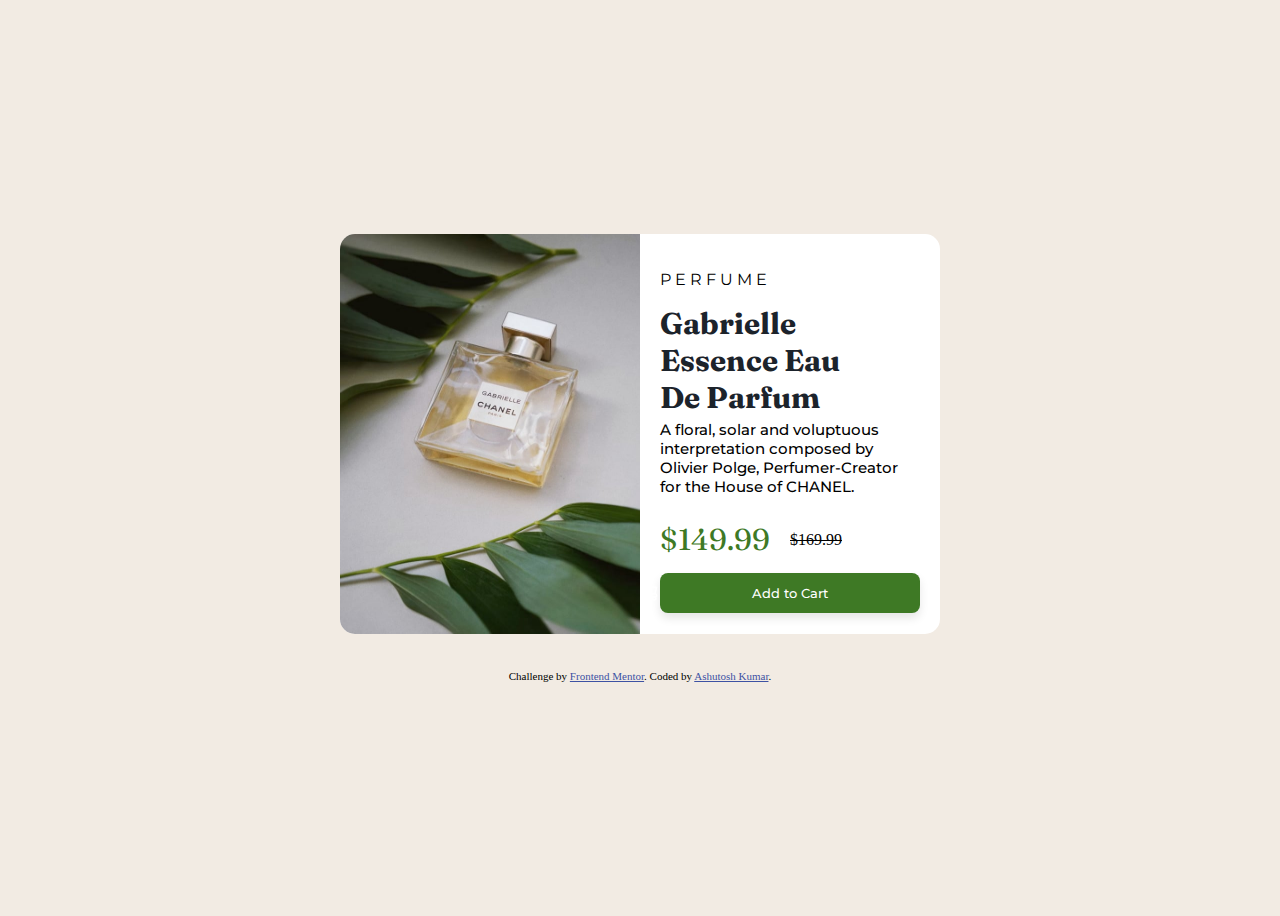
<file: product-preview-card-component-main/index.html>
<!DOCTYPE html>
<html lang="en">
<head>
  <meta charset="UTF-8">
  <meta name="viewport" content="width=device-width, initial-scale=1.0"> <!-- displays site properly based on user's device -->
  <link rel="preconnect" href="https://fonts.googleapis.com">
  <link rel="preconnect" href="https://fonts.gstatic.com" crossorigin>
  <link href="https://fonts.googleapis.com/css2?family=Fraunces:wght@700&family=Montserrat:wght@500;700&display=swap" rel="stylesheet">
  <link rel="icon" type="image/png" sizes="32x32" href="./images/favicon-32x32.png">
  <link rel="stylesheet" href="style.css">
  
  <title>Frontend Mentor | Product preview card component</title>

  <!-- Feel free to remove these styles or customise in your own stylesheet 👍 -->
  <style>
    .attribution { font-size: 11px; text-align: center; }
    .attribution a { color: hsl(228, 45%, 44%); }
  </style>
</head>
<body>
  <div class="main">
    <div class="product-img">
      <img src="./images/image-product-desktop.jpg" alt="perfume" height="400px" width="300px">
    </div>
    <div class="product-details">
      <div class="product">
        <p>P E R F U M E</p>
      </div>
      <div class="product-name">        
        <p>Gabrielle</p> 
        <p>Essence Eau</p> 
        <p>De Parfum</p>
      </div>
      <div class="product-info">
        <p>A floral, solar and voluptuous interpretation composed by Olivier Polge, 
        Perfumer-Creator for the House of CHANEL.</p>
      </div>
      <div class="cost">
        <div class="disc-cost">
          $149.99
        </div>
        <div class="orig-cost">
          <s>$169.99</s>
        </div>
      </div>
      <div class="cart-btn">
        <button>
          <span class="icon"><svg width="15" height="16" xmlns="http://www.w3.org/2000/svg"><path d="M14.383 10.388a2.397 2.397 0 0 0-1.518-2.222l1.494-5.593a.8.8 0 0 0-.144-.695.8.8 0 0 0-.631-.28H2.637L2.373.591A.8.8 0 0 0 1.598 0H0v1.598h.983l1.982 7.4a.8.8 0 0 0 .799.59h8.222a.8.8 0 0 1 0 1.599H1.598a.8.8 0 1 0 0 1.598h.943a2.397 2.397 0 1 0 4.507 0h1.885a2.397 2.397 0 1 0 4.331-.376 2.397 2.397 0 0 0 1.12-2.021ZM11.26 7.99H4.395L3.068 3.196h9.477L11.26 7.991Zm-6.465 6.392a.8.8 0 1 1 0-1.598.8.8 0 0 1 0 1.598Zm6.393 0a.8.8 0 1 1 0-1.598.8.8 0 0 1 0 1.598Z" fill="#FFF"/></svg></span>  <span>Add to Cart</span>
        </button>
      </div>
    </div>
  </div>


<br><br>

  
  <div class="attribution">
    Challenge by <a href="https://www.frontendmentor.io?ref=challenge" target="_blank">Frontend Mentor</a>. 
    Coded by <a href="https://github.com/Ashutoshanand1207">Ashutosh Kumar</a>.
  </div>
</body>
</html>
</file>
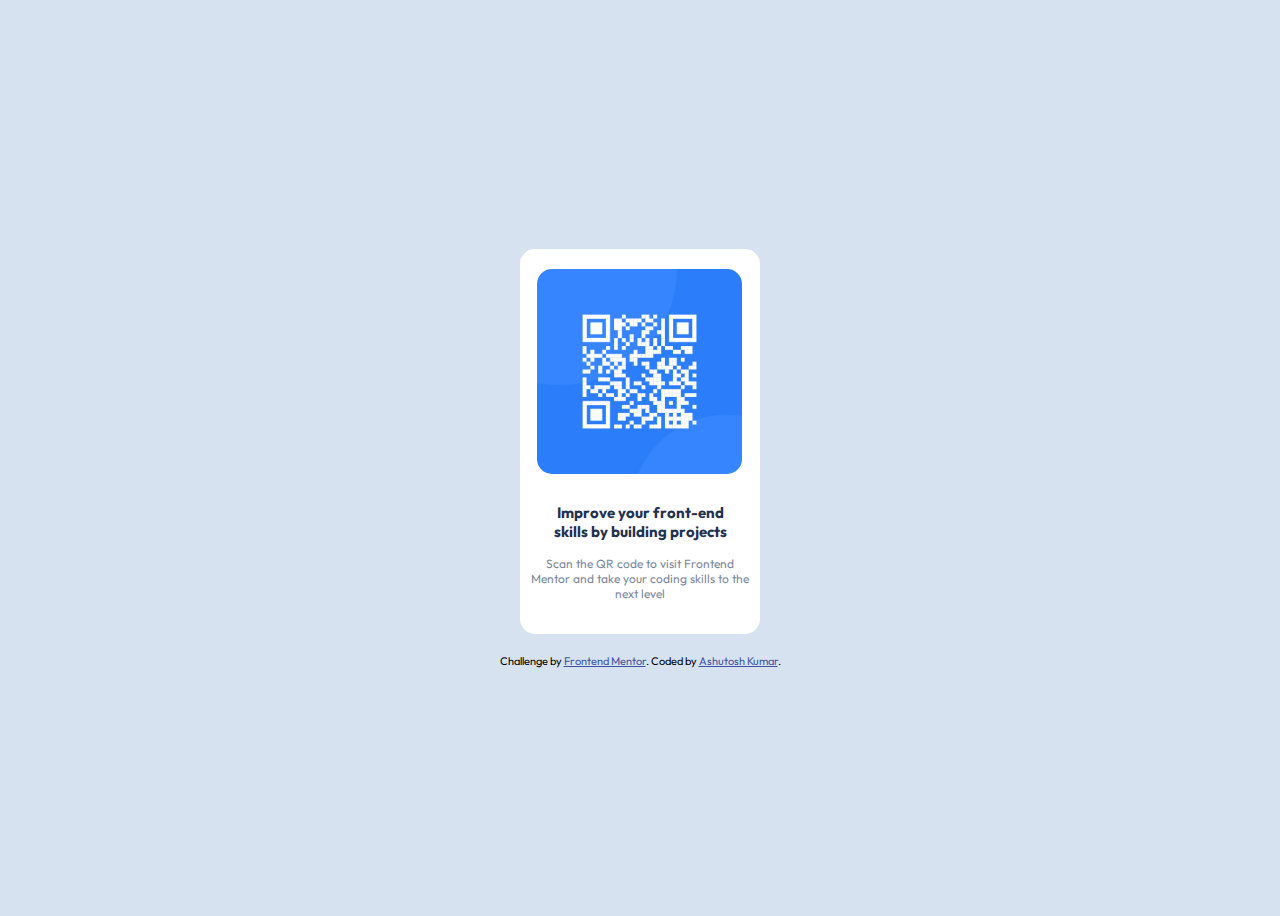
<file: qr-code-component/index.html>
<!DOCTYPE html>
<html lang="en">
<head>
  <meta charset="UTF-8">
  <meta name="viewport" content="width=device-width, initial-scale=1.0"> <!-- displays site properly based on user's device -->
  <link rel="preconnect" href="https://fonts.googleapis.com">
  <link rel="preconnect" href="https://fonts.gstatic.com" crossorigin>
  <link href="https://fonts.googleapis.com/css2?family=Outfit:wght@400;700&display=swap" rel="stylesheet">
  <link rel="icon" type="image/png" sizes="32x32" href="./images/favicon-32x32.png">
  <link rel="stylesheet" href="style.css">
  
  <title>Frontend Mentor | QR code component</title>

  <!-- Feel free to remove these styles or customise in your own stylesheet 👍 -->
  <style>
    .attribution { font-size: 11px; text-align: center; }
    .attribution a { color: hsl(228, 45%, 44%); }
  </style>
</head>
<body>
  <div class="main-container">
    <div role="img" class="qr-code">
      <img src="./images/image-qr-code.png" alt="qr-code">
    </div>
    <div role="main-content" class="content">
    <div role="contentinfo" class="headline">
      <p><center>Improve your front-end skills by building projects</center></p>
    </div>
    <div role="contentinfo" class="info">
      <p><center>Scan the QR code to visit Frontend Mentor and take your coding skills to the next level</center></p>
    </div>
    </div>
  </div>
  <br>
  <div class="attribution">
    Challenge by <a href="https://www.frontendmentor.io?ref=challenge" target="_blank">Frontend Mentor</a>. 
    Coded by <a href="https://github.com/Ashutoshanand1207">Ashutosh Kumar</a>.
  </div>
</body>
</html>
</file>
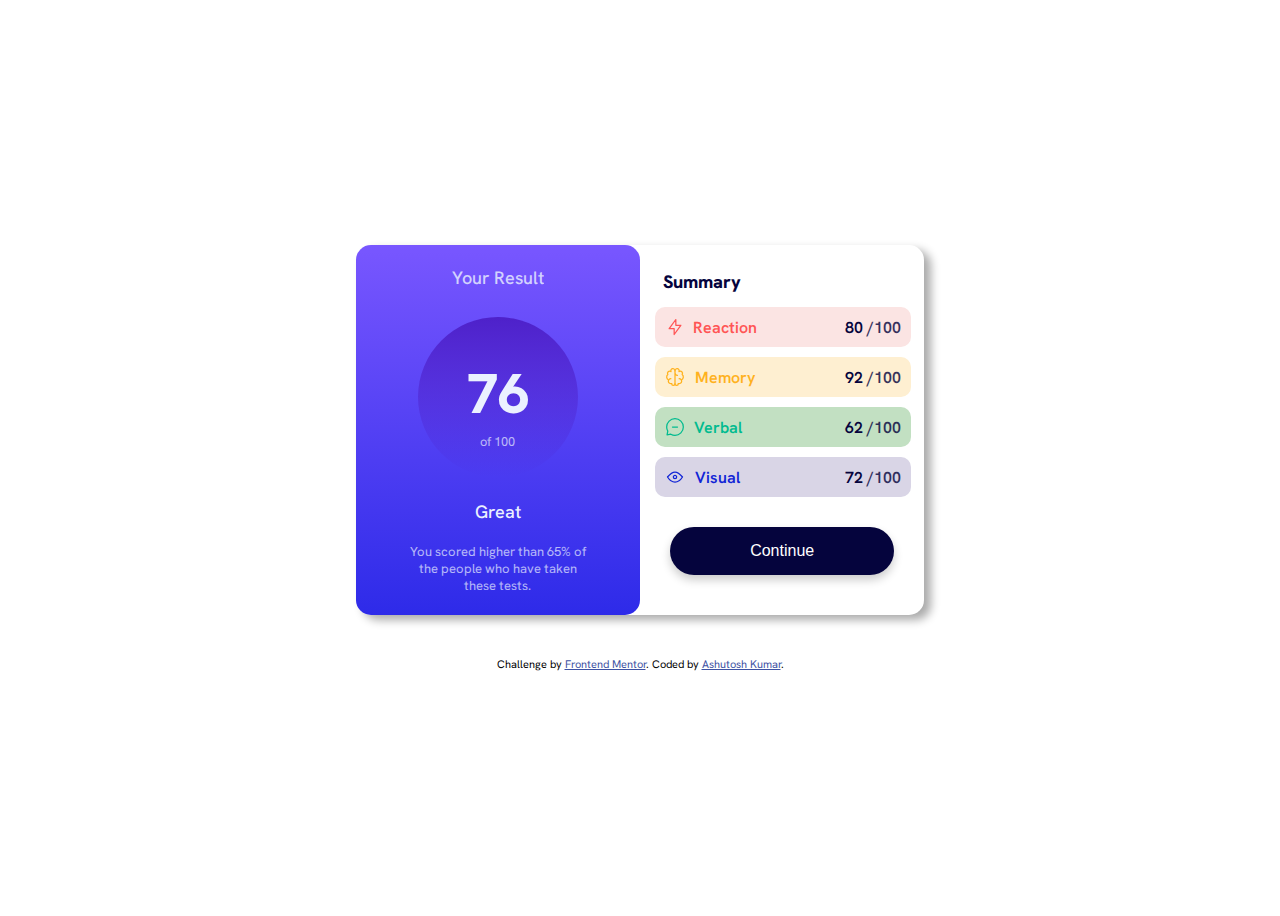
<file: results-summary Card/index.html>
<!DOCTYPE html>
<html lang="en">
<head>
  <meta charset="UTF-8">
  <meta name="viewport" content="width=device-width, initial-scale=1.0"> <!-- displays site properly based on user's device -->

  <link rel="icon" type="image/png" sizes="32x32" href="./assets/images/favicon-32x32.png">
  <link rel="stylesheet" href="style.css">
  <link rel="preconnect" href="https://fonts.googleapis.com">
  <link rel="preconnect" href="https://fonts.gstatic.com" crossorigin>
  <link href="https://fonts.googleapis.com/css2?family=Hanken+Grotesk:wght@500;700;800&display=swap" rel="stylesheet">
  
  <title>Frontend Mentor | Results summary component</title>

  <!-- Feel free to remove these styles or customise in your own stylesheet 👍 -->
  <style>
    .attribution { font-size: 11px; text-align: center; }
    .attribution a { color: hsl(228, 45%, 44%); }
  </style>
</head>
    <body>
        <div class="main-container">
          <div class="result">
            <div class="heading">
              Your Result
            </div>
            <div class="point">
              <span class="no">76</span><br>
              <span class="total">of 100</span>
            </div>
            <div class="remarks">
              <div class="remark">Great</div>
              <div class="remark-info">You scored higher than 65% of the people who have taken these tests.</div>
            </div>
          </div>
          <div class="summary">
              <div class="head">
              <h2 id="summary">Summary</h2>
              </div>
              <div class="marks">
                <div class="reaction">
                  <span class="icon"><svg xmlns="http://www.w3.org/2000/svg" width="20" height="20" fill="none" viewBox="0 0 20 20"><path stroke="#F55" stroke-linecap="round" stroke-linejoin="round" stroke-width="1.25" d="M10.833 8.333V2.5l-6.666 9.167h5V17.5l6.666-9.167h-5Z"/></svg></span>
                  <span class="name">Reaction</span>
                  <div class="num">
                  <span class="dark">80</span>
                  <span class="light"> /100</span>
                  </div>
                </div>
                <div class="memory">
                  <span class="icon"><svg xmlns="http://www.w3.org/2000/svg" width="20" height="20" fill="none" viewBox="0 0 20 20"><path stroke="#FFB21E" stroke-linecap="round" stroke-linejoin="round" stroke-width="1.25" d="M5.833 11.667a2.5 2.5 0 1 0 .834 4.858"/><path stroke="#FFB21E" stroke-linecap="round" stroke-linejoin="round" stroke-width="1.25" d="M3.553 13.004a3.333 3.333 0 0 1-.728-5.53m.025-.067a2.083 2.083 0 0 1 2.983-2.824m.199.054A2.083 2.083 0 1 1 10 3.75v12.917a1.667 1.667 0 0 1-3.333 0M10 5.833a2.5 2.5 0 0 0 2.5 2.5m1.667 3.334a2.5 2.5 0 1 1-.834 4.858"/><path stroke="#FFB21E" stroke-linecap="round" stroke-linejoin="round" stroke-width="1.25" d="M16.447 13.004a3.334 3.334 0 0 0 .728-5.53m-.025-.067a2.083 2.083 0 0 0-2.983-2.824M10 3.75a2.085 2.085 0 0 1 2.538-2.033 2.084 2.084 0 0 1 1.43 2.92m-.635 12.03a1.667 1.667 0 0 1-3.333 0"/></svg></span>
                  <span class="name">Memory</span>
                  <div class="num">
                  <span class="dark">92</span>
                  <span class="light"> /100</span>
                  </div>
                </div>
                <div class="verbal">
                  <span class="icon"><svg xmlns="http://www.w3.org/2000/svg" width="20" height="20" fill="none" viewBox="0 0 20 20"><path stroke="#00BB8F" stroke-linecap="round" stroke-linejoin="round" stroke-width="1.25" d="M7.5 10h5M10 18.333A8.333 8.333 0 1 0 1.667 10c0 1.518.406 2.942 1.115 4.167l-.699 3.75 3.75-.699A8.295 8.295 0 0 0 10 18.333Z"/></svg></span>
                  <span class="name1">Verbal</span>
                  <div class="num">
                  <span class="dark">62</span>
                  <span class="light"> /100</span>
                  </div>
                </div>
                <div class="visual">
                  <span class="icon"><svg xmlns="http://www.w3.org/2000/svg" width="20" height="20" fill="none" viewBox="0 0 20 20"><path stroke="#1125D6" stroke-linecap="round" stroke-linejoin="round" stroke-width="1.25" d="M10 11.667a1.667 1.667 0 1 0 0-3.334 1.667 1.667 0 0 0 0 3.334Z"/><path stroke="#1125D6" stroke-linecap="round" stroke-linejoin="round" stroke-width="1.25" d="M17.5 10c-1.574 2.492-4.402 5-7.5 5s-5.926-2.508-7.5-5C4.416 7.632 6.66 5 10 5s5.584 2.632 7.5 5Z"/></svg></span>
                  <span class="name1">Visual</span>
                  <div class="num">
                  <span class="dark">72</span>
                  <span class="light"> /100</span>
                  </div>
                </div>
              </div>
              <div class="button">
                <button class="btn">Continue</button>
              </div>
            </div>
          </div>
        </div>
        <br><br>
        <div class="attribution">
          Challenge by <a href="https://www.frontendmentor.io?ref=challenge" target="_blank">Frontend Mentor</a>. 
          Coded by <a href="#">Ashutosh Kumar</a>.
        </div>
</body>
</html>
</file>
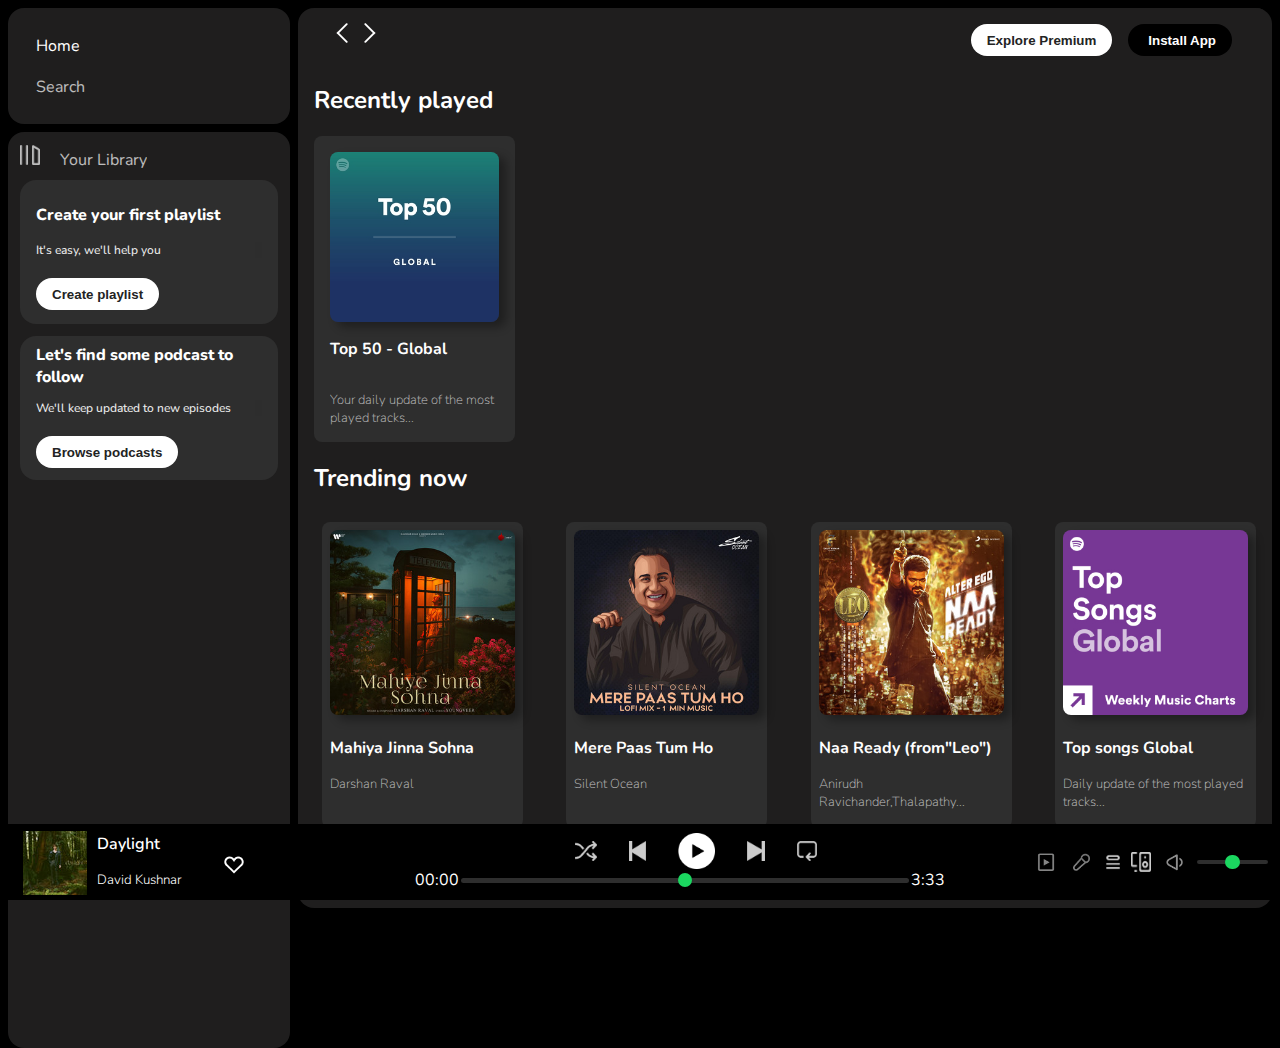
<file: Spotify Clone/index.html>
<!DOCTYPE html>
<html lang="en">
<head>
    <meta charset="UTF-8">
    <meta name="viewport" content="width=device-width, initial-scale=1.0">
    <title>Spotify - Web Player: Music for everyone</title>
    <link rel="stylesheet" href="style.css">
    <link rel="icon" href="./Player Images/logo.png">
    <link rel="preconnect" href="https://fonts.googleapis.com">
    <link rel="preconnect" href="https://fonts.gstatic.com" crossorigin>
    <link href="https://fonts.googleapis.com/css2?family=Nunito:wght@300;400;500;600;700&display=swap" rel="stylesheet">
    <link rel="stylesheet" href="https://cdnjs.cloudflare.com/ajax/libs/font-awesome/6.4.0/css/all.min.css" integrity="sha512-iecdLmaskl7CVkqkXNQ/ZH/XLlvWZOJyj7Yy7tcenmpD1ypASozpmT/E0iPtmFIB46ZmdtAc9eNBvH0H/ZpiBw==" crossorigin="anonymous" referrerpolicy="no-referrer" />
</head>
<body>
    <div class="main">
        <div class="sidebar">
            <!-- navigation bar -->
            <div class="nav">
                <div class="nav-option" style="opacity: 1;">
                    <i class="fa-solid fa-house"></i>
                    <a href="#">Home</a>
                </div>
                <div class="nav-option">
                    <i class="fa-solid fa-magnifying-glass"></i>
                    <a href="#">Search</a>
                </div>
            </div>
            <!-- playlist and podcast bar -->
            <div class="library" style="background-color: #1f1e1e;">
                <div class="option">                    
                    <div class="lib-option nav-option">
                        <img src="./Player Images/library_icon.png">
                        <a href="#">Your Library</a>
                    </div>
                    <div class="icons">
                        <i class="fa-solid fa-plus"></i>
                    </div>
                </div>
                <div class="lib-box">
                    <div class="box">
                        <p class="box1">Create your first playlist</p>
                        <p class="box2">It's easy, we'll help you</p>
                        <button class="badge">Create playlist</button>
                    </div>
                </div>
                <div class="lib-box">
                    <div class="box">
                        <div class="box1">Let's find some podcast to follow</div>
                        <p class="box2">We'll keep updated to new episodes</p>
                        <button class="badge">Browse podcasts</button>
                    </div>
                </div>
            </div>
        </div>
        <!-- songs bar -->
        <div class="main-content">
            <!-- header -->
            <div class="sticky-nav">
                <div class="sticky-icons" style="background-color: #1f1e1e;">
                    <img src="./Player Images/backward_icon.png" class="img" style="background-color: #1f1e1e;">
                    <img src="./Player Images/forward_icon.png" class="hide img" style="background-color: #1f1e1e;">
                </div>
                <div class="sticky-badge" style="background-color: #1f1e1e;">
                    <button class="badge nav-items">Explore Premium</button>
                    <button class="badge nav-items dark-badge hide" ><i class="fa-sharp fa-regular fa-circle-down" style="margin-right: 0.25rem;"></i>Install App</button>
                    <i class="fa-regular fa-user" style="background-color: #1f1e1e; margin-right: 1rem;"></i>
                </div>                
            </div>
            <!-- recently played box -->
            <h2 style="background-color: #1f1e1e;">Recently played</h2>
            <div class="cards">
                <div class="cards-container">                    
                        <img src="./Player Images/card1img.jpeg" class="card-img">
                        <p class="card-title" style="background-color: #2e2e2e;">Top 50 - Global</p>
                        <p class="card-info" style="background-color: #2e2e2e;">Your daily update of the most played tracks...</p>
                </div>
            </div>
            <!-- trending now box -->
            <h2 style="background-color: #1f1e1e;">Trending now</h2>            
                <div class="cards-container">
                    <!-- card 1 -->
                    <div class="cards">
                        <img src="./Player Images/card2img.jpeg" class="card-img">
                        <p class="card-title" style="background-color: #2e2e2e;">Mahiya Jinna Sohna</p>
                        <p class="card-info" style="background-color: #2e2e2e;">Darshan Raval</p>
                    </div>
                    <!-- card 2 -->
                    <div class="cards">
                        <img src="./Player Images/card3img.jpeg" class="card-img">
                        <p class="card-title" style="background-color: #2e2e2e;">Mere Paas Tum Ho</p>
                        <p class="card-info" style="background-color: #2e2e2e;">Silent Ocean</p>
                    </div>
                    <!-- card 3 -->
                    <div class="cards">
                        <img src="./Player Images/card4img.jpeg" class="card-img">
                        <p class="card-title" style="background-color: #2e2e2e;">Naa Ready (from"Leo")</p>
                        <p class="card-info" style="background-color: #2e2e2e;">Anirudh Ravichander,Thalapathy...</p>
                    </div>
                    <!-- card 4 -->
                    <div class="cards">
                        <img src="./Player Images/card5img.jpeg" class="card-img">
                        <p class="card-title" style="background-color: #2e2e2e;">Top songs Global</p>
                        <p class="card-info" style="background-color: #2e2e2e;">Daily update of the most played tracks...</p>
                    </div>                    
                </div>
                <br>
                <!-- workout zone box -->
                <h2 style="background-color: #1f1e1e;">Workout zone</h2>            
                <div class="cards-container">
                    <!-- card 1 -->
                    <div class="cards">
                        <img src="./Player Images/img7.jpg" class="card-img">
                        <p class="card-title" style="background-color: #2e2e2e;">2018 Workout Intensity Beat</p>
                        <p class="card-info" style="background-color: #2e2e2e;">Intense Workout Music Series</p>
                    </div>
                    <!-- card 2 -->
                    <div class="cards">
                        <img src="./Player Images/img8.jpg" class="card-img">
                        <p class="card-title" style="background-color: #2e2e2e;">Workout Latino</p>
                        <p class="card-info" style="background-color: #2e2e2e;">Ritmo latino!</p>
                    </div>
                    <!-- card 3 -->
                    <div class="cards">
                        <img src="./Player Images/img9.jpg" class="card-img">
                        <p class="card-title" style="background-color: #2e2e2e;">Workout Beats</p>
                        <p class="card-info" style="background-color: #2e2e2e;">Playlist ny spotify</p>
                    </div>
                    <!-- card 4 -->
                    <div class="cards">
                        <img src="./Player Images/img10.jpg" class="card-img">
                        <p class="card-title" style="background-color: #2e2e2e;">Running UK</p>
                        <p class="card-info" style="background-color: #2e2e2e;">Whether you're jogging around the block or training...</p>
                    </div>                    
                </div>
                <br>
            <!-- footer -->
            <footer>
                <hr>
                <br><br><br>
                <p>Spotify Clone 2023</p>
                <br><br><br><br><br>
            </footer>
        </div>   
        <!-- music player -->
        <div class="music-player">
            <div class="album">
                <div class="song-img">
                    <img src="./Icons/album_picture.jpeg">
                </div>
                <div class="name">
                    <p class="song">Daylight</p>
                    <p class="singer">David Kushnar</p>
                </div>
                <div class="icon1">
                    <img src="./Icons/album_icon1.png">
                </div>
            </div>
            <div class="player">
                <div class="player-controls">
                    <img src="./Player Images/player_icon1.png" class="control-icon">
                    <img src="./Player Images/player_icon2.png" class="control-icon">
                    <img src="./Player Images/player_icon3.png" class="control-icon" style="opacity: 1; height: 2.3rem;">
                    <img src="./Player Images/player_icon4.png" class="control-icon">
                    <img src="./Player Images/player_icon5.png" class="control-icon">
                </div>
                <div class="playback-bar">
                    <span class="curr-time">00:00</span>
                    <input type="range" min="0" max="100" class="progress-bar">
                    <span class="tot-time">3:33</span>
                </div>
            </div>
            <div class="controls" >
                <div class="cont">
                    <img src="./Icons/controls_icon1.png" class="cont-icon" style="height: 40px; width: 40px;">
                    <img src="./Icons/controls_icon2.png" class="cont-icon" style="height: 40px; width: 40px;">
                    <img src="./Icons/controls_icon3.png" class="cont-icon" style="height: 20px; width: 20px;">
                    <img src="./Icons/controls_icon4.png" class="cont-icon" style="height: 20px; width: 20px;">
                    <img src="./Icons/controls_icon5.png" class="cont-icon" style="height: 40px; width: 40px;">
                    <input type="range" min="0" max="100" class="sound-bar">
                </div>
            </div>
        </div>
    </div>
    
</body>
</html>
</file>
<file: product-preview-card-component-main/style.css>
/* font-family: 'Fraunces', serif;
font-family: 'Montserrat', sans-serif; */
body{
    min-height: 100vh;
    display: flex;
    justify-content: center;
    align-items: center;
    flex-direction: column;
    background-color: hsl(30, 38%, 92%);
}

.main{
    display: flex;
    flex-direction: row;
    height: 400px;
    width: 600px;
    background-color: hsl(0, 0%, 100%);
    border-radius: 15px;
}

img{
    height: 400px;
    width: 300px;
    border-radius: 15px 0 0 15px;
}

.product-details{
    padding: 20px;
}

.product{
    font-family: 'Montserrat', sans-serif;
    margin: 0;
}

.product-name{
    font-family: 'Fraunces', serif;
    color: hsl(212, 21%, 14%);
    height: 100px;
    font-size: 30px;
    margin: 0 10px 10px 0;
    font-weight: 700;
}

.product-name p{
    margin: 0;
}

.product-info{
    font-family: 'Montserrat', sans-serif;
    font-size: 15px;
    font-weight: 500;
    padding-bottom: 10px;
}

.cost{
    display: flex;
    margin-bottom: 15px;
}

.disc-cost{
    font-family: 'Fraunces', serif;
    font-size: 30px;
    color: hsl(102, 53%, 31%);
    margin-right: 20px;
}

.orig-cost{
    padding-top: 10px;
}

button{
    font-family: 'Montserrat', sans-serif;
    color: white;
    background-color: hsl(102, 53%, 31%);
    height: 40px;
    width: 100%;
    border: 0;
    border-radius: 8px;
    font-weight: 500;
    box-shadow: 0px 5px 10px rgba(0, 0, 0, 0.103);
    position: relative;
}

button:hover{
    background-color: hsl(103, 78%, 16%);
    transform: translate(10px,0px);
    transition-property: .5s;
}

.icon{
    position: absolute;
    left: -25px;
    width: 30px;
    height: 16px;
    background-color: transparent;
    border-radius: 50%;
    display: flex;
    align-items: center;
    justify-content: center;
    overflow: hidden;
    z-index: 2;
    transition-duration: .5s; 
}

button:hover .icon{
    transform: translateX(58px);
    transition-duration: .5s;
}

button:active{
    transform: scale(0.95);
    transition-duration: .5s;
}
</file>
<file: qr-code-component/style.css>
body{
    font-family: 'Outfit', sans-serif;
    background-color: hsl(212, 45%, 89%);
    min-height: 100vh;
    display: flex;
    justify-content: center;
    align-items: center;
    flex-direction: column;
}

.main-container{
    background-color: white;
    display: flex;
    flex-direction: column;
    height: 385px;
    width: 240px;
    border-radius: 15px;
    transition: box-shadow .3s ease, transform .2s ease;
}

.main-container:hover{
    box-shadow: 0 8px 50px #23232333;
}

img{
    height: 205px;
    width: 205px;
    border-radius: 15px;
    margin: 20px 0 10px 17px;
}

.headline{
    width: 180px;
    font-size: 15px;
    font-weight: 700;
    padding-left: 30px;
    color: hsl(218, 44%, 22%);
}

.info{
    font-size: 12px;
    font-weight: 400;
    color: hsl(220, 15%, 55%);
    width: 220px;
    margin-left: 10px;
}
</file>
<file: results-summary Card/style.css>
body{
    background-color: white;
    font-family: 'Hanken Grotesk', sans-serif;
    min-height: 100vh;
    display: flex;
    justify-content: center;
    align-items: center;
    flex-direction: column;
}

.main-container{
    box-sizing: border-box;
    display: flex;
    align-items: center;
    justify-content: center;
    text-align: center;
    box-shadow: 7px 5px 10px rgba(0, 0, 0, 0.333);
    border-radius: 15px;
    border: none;
    height: 370px;
    width: 45%;
}

.result{
    display: flex;
    flex-direction: column;
    justify-content: space-around;
    align-items: center;
    width: 50%;
    background: rgb(2,0,36);
    background-image: linear-gradient(hsl(252, 100%, 67%),hsl(241, 81%, 54%));
    border-radius: 15px;
    height: 370px;
    color: hsl(221, 100%, 96%);
}

.heading{
    font-size: large;
    font-weight: 500;
    color: hsl(221, 100%, 96%);
    opacity: 0.8;
    margin-bottom: 5px;
    align-items: center;
    justify-content: center;
    padding-top: 10px;
}

.point{
    flex-direction: column;
    background-image: linear-gradient(hsla(256, 72%, 46%, 1),hsla(241, 72%, 46%, 0));
    border-radius: 50%;
    width: 80px;
    height: 80px;
    justify-content: center;
    align-self: center;
    padding: 40px;
    margin: inherit;

    
}

.no{
    font-size: 350%;
    font-weight: 800;
}

.total{
    font-size: 80%;
    opacity: 0.7;
}

.remarks{
    font-size: medium;
}

.remark{
    font-size: large;
    font-weight: 500;
    margin-bottom: 20px;
}

.remark-info{
    width: 178px;
    font-size: small;
    justify-content: center;
    align-items: center;
    opacity: 0.7;
    padding-bottom: 10px;
}
.summary{
    display: flex;
    flex-direction: column;
    font-weight: 600;
    width: 50%;
}

.head{
    align-content: start;
}

.marks{
    width: 90%;
    margin-left: 15px;
}

#summary{
    font-size: large;
    font-weight: 800;
    color: rgb(5, 4, 61);
    margin-right: 160px;
}

.reaction{
    margin: 0 0 10px 0; 
    color: #F55;
    background-color: #fbe4e3;
    border-radius: 10px;
    height: 40px;
    display: flex;
    justify-content: space-between;
    align-items: center;
}

.memory{
    margin: 10px 0 10px 0;
    color: #FFB21E;
    background-color: #feefd1;
    border-radius: 10px;
    height: 40px;
    display: flex;
    justify-content: space-between;
    align-items: center;
}

.verbal{
    margin: 10px 0 10px 0;
    color: #00BB8F;
    background-color: #c2e0c2;
    border-radius: 10px;
    height: 40px;
    display: flex;
    justify-content: space-between;
    align-items: center;
}

.visual{
    margin: 10px 0 20px 0;
    color: #1125D6;
    background-color: #d9d5e6;
    border-radius: 10px;
    height: 40px;
    display: flex;
    justify-content: space-between;
    align-items: center;
}

.num{
    padding-right: 10px;
}

.icon{
    padding: 15px 0 10px 10px;
}

.name{
    margin-right: 80px;
}

.name1{
    margin-right: 94px;
}

.dark{
   color: rgb(5, 4, 61);
}

.light{
    color: rgb(5, 4, 61);
    opacity: 0.8;
}

.btn{
    margin: 10px 0 30px 0;
    background-color: rgb(5, 4, 61);
    border: none;
    border-radius: 50px;
    color: white;
    padding: 15px 80px;
    text-align: center;
    text-decoration: none;
    display: inline-block;
    font-size: 16px;
    box-shadow: 0px 5px 10px rgba(0, 0, 0, 0.2);
}

.btn:hover{
    box-shadow: 0px 8px 15px rgba(0, 0, 0, 0.2);
    background: linear-gradient(to bottom, #4f4dd9 0%,#2b60aa 100%);
}

.btn:active{
    transform: scale(0.95);
    box-shadow: 0px 2px 5px rgba(0, 0, 0, 0.3);
}
</file>
<file: Spotify Clone/style.css>
body{
    font-family: 'Nunito', sans-serif;
    background-color: black;
    color: white;
    overflow: hidden;
}

.main {
    display: flex;
    height: 100vh;
}

@media (max-width: 1000px){
    .hide{
        display: none;
    }
}

/* sidebar  */

.sidebar {
    background-color: black;
    width: 290px;
    border-radius: 1rem;

}

a {
    background-color: #1f1e1e;
    text-decoration: none;
    color: white;   
}

.nav {
    background-color: #1f1e1e;
    border-radius: 1rem;
    display: flex;
    flex-direction: column;
    justify-content: center;
    height: 100px;
    margin: 0rem 0.5rem 0 0;
    padding: 0.5rem 0.75rem;
}

.nav-option {
    background-color: #1f1e1e;
    line-height: 2.5rem;
    opacity: 0.7;
}
.nav-option:hover {
    opacity: 1;
}

.nav-option i {
    background-color: #1f1e1e;
    font-size: 1.25rem;
}

.nav-option a {
    font-size: 1rem;
    margin-left: 1rem;
}

.library {
    background-color: #1f1e1e;
    border-radius: 1rem;
    height: 100%;
    margin: 0.5rem 0.5rem 0 0;
    padding: 0.5rem 0.75rem;
}

.option {
    background-color: #1f1e1e;
    display: flex;
    justify-content: space-between;
    align-items: center;
}

.lib-option img {
    background-color: #1f1e1e;
    height: 1.25rem;
    width: 1.25rem;
}

.box {
    height: 8rem;
    background-color: #2e2e2e;
    border-radius: 1rem;
    margin: 0 0 0.75rem 0;
    padding: 0.5rem 1rem;
}

.box1 {
    background-color: #2e2e2e;
    font-size: 1rem;
    font-weight: 800;
}

.box2 {
    background-color: #2e2e2e;
    font-size: 0.75rem;
    opacity: 0.9;
    font-weight: 500;
}

.badge {
    color: #232323;
    background-color: white;
    border: none;
    border-radius: 100px;
    font-weight: 700;
    padding: 0.25rem 1rem;
    margin-top: 0.5rem;
    height: 2rem;
    width:fit-content;
}

.icons{
    background-color: #1f1e1e;
    font-size: 1rem;
    display: flex;
    flex-direction: row;
}

.icons i{
    opacity: 0.7;
    margin-right: 1rem;
}
.icons i:hover{
    opacity: 1;
}


/* main content  */

.main-content {
    background-color: #1f1e1e;
    flex: 1;
    border-radius: 1rem;
    overflow: auto;
    padding: 0 0.5rem 0 1rem;
}

.sticky-nav{
    position: sticky;
    background-color: #1f1e1e;
    top: 0;
    display: flex;
    justify-content: space-between;
    align-items: center;
    padding: 0.5rem 0 0.5rem 0;
    z-index: 10;
}

.sticky-icons{
    margin-left: 1rem;
}

.sticky-badge{
    display: flex;
    justify-content: center;
    align-items: center;
}

.nav-items{
    margin-right: 1rem;
}

.dark-badge{
    color: white;
    background-color: black;
}

.badge:hover {
    box-shadow: rgba(0, 0, 0, 0.25) 0 8px 15px;
    transform: scale(1.02);
}

.cards{
    background-color: #2e2e2e;
    width: 185px;
    height: 290px;
    border-radius: 0.5rem;
    padding: 0.5rem;
    flex-wrap: wrap;
}

.cards:hover{
    transform: scale(1.02);
}

.cards-container{
    display: flex;
    justify-content: space-between;
    flex-wrap: wrap;
    border-radius: 0.5rem;
    padding: 0.5rem;
    height: 290px;
}

.card-img{
    width: 100%;
    border-radius: 0.5rem;
    box-shadow: 7px 5px 10px rgba(0, 0, 0, 0.333);
}

.card-title{
    font-weight: 700;
}

.card-info{
    font-size: small;
    font-weight: 50;
    opacity: 0.7;
}

/* music player  */

.music-player {
    background-color: black;
    position: fixed;
    bottom: 0;
    width: 100%;
    height: 76px;
    display: flex;
    justify-content: space-between;
    align-items: center;
}

/* Album  */

.album{
    width: 25%;
    display: flex;
}

.song-img{
    margin: 18px 10px 10px 15px;
}

.name{
    margin: 5px 0 5px 0;
}

.song{
    margin-top: 15px;
    font-size: medium;
    font-weight: 600;
}
.singer{
    margin-bottom: 15px;
    font-size: smaller;
    font-weight: 300;
}

.icon1{
    margin: 40px 0 0 40px;
}

/* player  */

.player{
    width: 50%;
}

.player-controls{
    display: flex;
    justify-content: center;
    align-items: center;
    
}

.control-icon{
    height: 1.2rem;
    margin-left: 2rem;
    opacity: 0.8;
}

.control-icon:hover{
    opacity: 1;
}

.playback-bar{
    display: flex;
    align-items: center;
    justify-content: center;
}

.progress-bar{
    width: 70%;
    appearance: none;
    background-color: transparent;
    cursor: pointer;
}

.progress-bar::-webkit-slider-runnable-track{
    background-color: #2e2e2e;
    border-radius: 100px;
    height: 0.3rem;
}

.progress-bar::-webkit-slider-thumb{
    appearance: none;
    height: 0.9rem;
    width: 0.9rem;
    background-color: #1bd760;
    border-radius: 50%;
    margin-top: -5px;
    
}

/* controls  */

.controls{
    width: 20%;

}
.cont{
    display: flex;
    height: 32px;
    justify-content: flex-start;
    align-items: center;
}

.cont-icon{
    height: 1.2rem;
    opacity: 0.8;
    margin-right: 0.5rem;
}

.sound-bar{
    appearance: none;
    background-color: transparent;
    cursor: pointer;
    width: 40%;
    margin-right: 20px;
}

.sound-bar::-webkit-slider-runnable-track{
    background-color: #2e2e2e;
    border-radius: 100px;
    height: 0.3rem;
}

.sound-bar::-webkit-slider-thumb{
    appearance: none;
    height: 0.9rem;
    width: 0.9rem;
    background-color: #1bd760;
    border-radius: 50%;
    margin-top: -5px;
    
}
</file>
